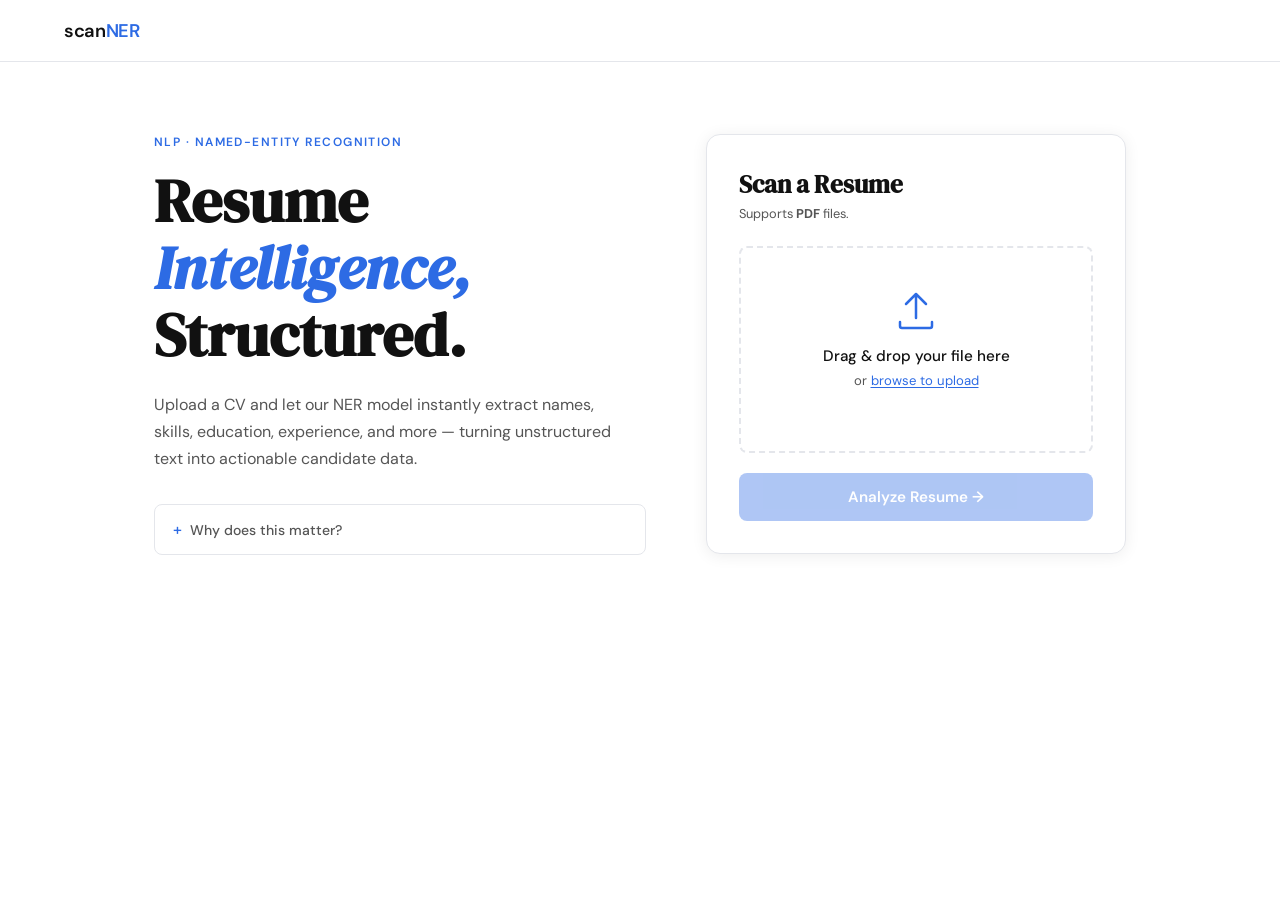
<file: notebooks/Website/FE/index.html>
<!DOCTYPE html>
<html lang="en">
<head>
  <meta charset="UTF-8" />
  <meta name="viewport" content="width=device-width, initial-scale=1.0" />
  <title>scanNER – Resume Intelligence</title>
  <link rel="preconnect" href="https://fonts.googleapis.com" />
  <link href="https://fonts.googleapis.com/css2?family=DM+Serif+Display:ital@0;1&family=DM+Sans:wght@300;400;500;600&display=swap" rel="stylesheet" />
  <link rel="stylesheet" href="style.css" />
</head>
<body>

  <!-- ── NAV ─────────────────────────────────────────── -->
  <nav>
    <span class="logo">scan<em>NER</em></span>
  </nav>

  <!-- ── HERO ─────────────────────────────────────────── -->
  <main class="hero">
    <div class="hero-text">
      <p class="eyebrow">NLP · Named-Entity Recognition</p>
      <h1>Resume<br /><em>Intelligence,</em><br />Structured.</h1>
      <p class="subtitle">
        Upload a CV and let our NER model instantly extract names, skills,
        education, experience, and more — turning unstructured text into
        actionable candidate data.
      </p>

      <!-- problem statement accordion -->
      <details class="problem-block">
        <summary>Why does this matter?</summary>
        <p>
          A single job vacancy can attract <strong>250–750 applicants</strong>, yet manual
          resume screening averages just <strong>7.4 seconds per document</strong> — making
          the process both error-prone and biased. Around <strong>82 % of companies</strong>
          now use AI-based screening tools, and NLP-driven parsing can cut selection
          cost and duration by up to <strong>85 %</strong>. By focusing on skills rather than
          demographics, fair AI screening helps reduce age, gender, and ethnicity bias.
          <em>scanNER</em> investigates statistical, neural, and LLM-based NER models
          to extract key candidate attributes and enhance efficiency and fairness.
        </p>
      </details>
    </div>

    <!-- ── UPLOAD CARD ──────────────────────────────── -->
    <div class="card upload-card">
      <h2>Scan a Resume</h2>
      <p class="card-hint">Supports <strong>PDF</strong> files.</p>

      <label class="drop-zone" id="dropZone">
        <input type="file" id="fileInput" accept=".pdf" hidden />
        <div class="drop-icon">
          <svg viewBox="0 0 48 48" fill="none" xmlns="http://www.w3.org/2000/svg">
            <path d="M24 6v24M14 16l10-10 10 10" stroke="currentColor" stroke-width="2.5" stroke-linecap="round" stroke-linejoin="round"/>
            <path d="M8 34v4a2 2 0 002 2h28a2 2 0 002-2v-4" stroke="currentColor" stroke-width="2.5" stroke-linecap="round"/>
          </svg>
        </div>
        <p class="drop-primary" id="dropLabel">Drag & drop your file here</p>
        <p class="drop-secondary">or <span class="link-text">browse to upload</span></p>
        <p class="file-chosen" id="fileChosen"></p>
      </label>

      <button class="btn-primary" id="analyzeBtn" disabled>Analyze Resume →</button>
    </div>
  </main>

  <!-- ── ERROR POPUP ───────────────────────────────── -->
  <div class="popup-overlay" id="popupOverlay" hidden>
    <div class="popup">
      <span class="popup-icon">⚠</span>
      <h3>Something went wrong</h3>
      <p id="popupMessage">Unknown error.</p>
      <button class="btn-secondary" id="popupClose">Dismiss</button>
    </div>
  </div>

  <!-- ── LOADING OVERLAY ───────────────────────────── -->
  <div class="loading-overlay" id="loadingOverlay" hidden>
    <div class="spinner"></div>
    <p>Scanning resume…</p>
  </div>

  <script src="app.js"></script>
</body>
</html>
</file>
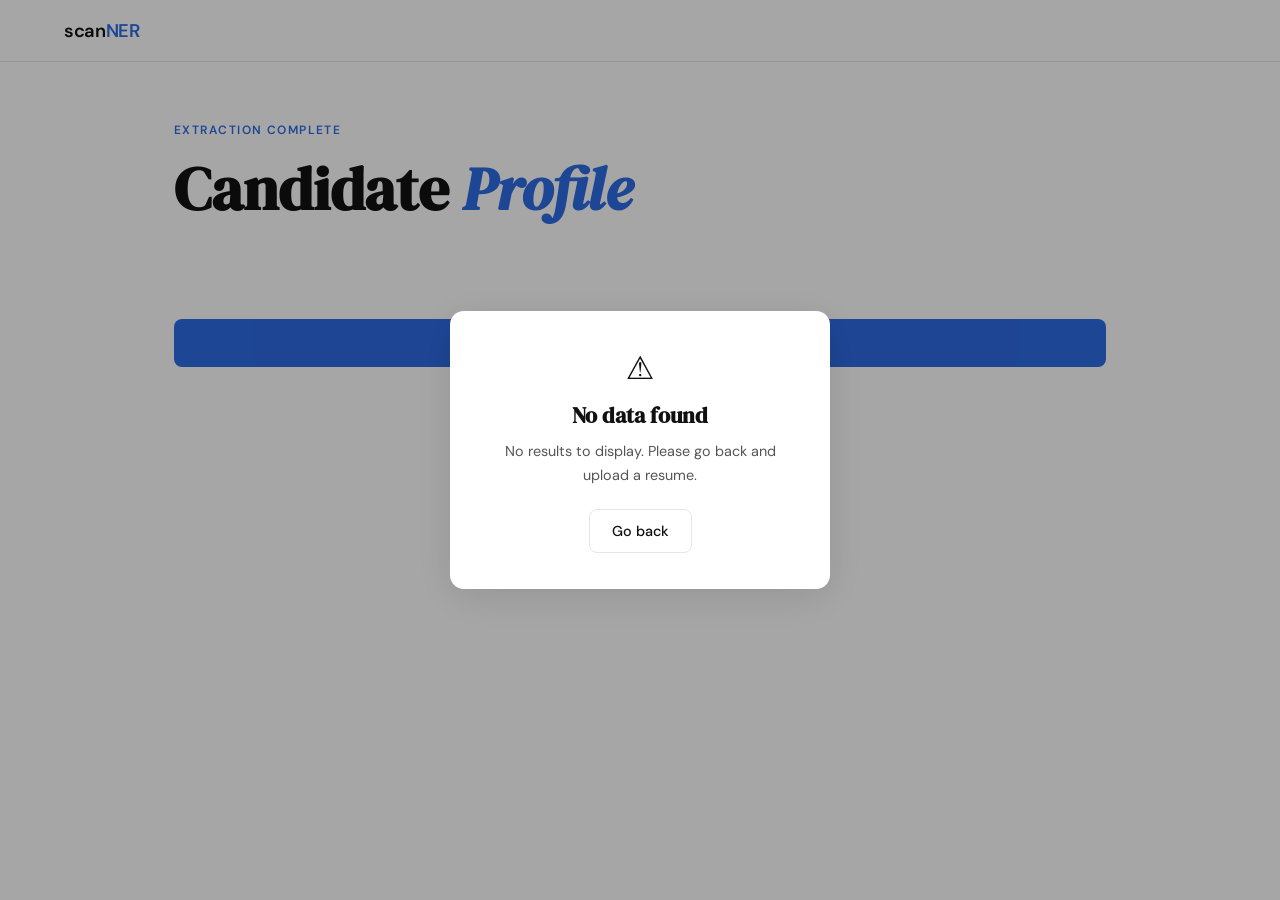
<file: notebooks/Website/FE/results.html>
<!DOCTYPE html>
<html lang="en">
<head>
  <meta charset="UTF-8" />
  <meta name="viewport" content="width=device-width, initial-scale=1.0" />
  <title>scanNER – Results</title>
  <link rel="preconnect" href="https://fonts.googleapis.com" />
  <link href="https://fonts.googleapis.com/css2?family=DM+Serif+Display:ital@0;1&family=DM+Sans:wght@300;400;500;600&display=swap" rel="stylesheet" />
  <link rel="stylesheet" href="style.css" />
</head>
<body>

  <!-- ── NAV ─────────────────────────────────────────── -->
  <nav>
    <span class="logo">scan<em>NER</em></span>
  </nav>

  <!-- ── RESULTS ───────────────────────────────────── -->
  <main class="results-main">
    <div class="results-header">
      <p class="eyebrow">Extraction complete</p>
      <h1>Candidate <em>Profile</em></h1>
      <p class="subtitle" id="filenameLabel"></p>
    </div>

    <div class="results-grid" id="resultsGrid">
      <!-- cards injected by JS -->
    </div>

    <div class="results-actions">
      <!-- <button class="btn-secondary" id="copyBtn">Copy JSON</button> -->
      <a href="index.html" class="btn-primary">Scan another →</a>
    </div>
  </main>

  <!-- ── ERROR POPUP ───────────────────────────────── -->
  <div class="popup-overlay" id="popupOverlay" hidden>
    <div class="popup">
      <span class="popup-icon">⚠</span>
      <h3>No data found</h3>
      <p id="popupMessage">No results to display. Please go back and upload a resume.</p>
      <a href="index.html" class="btn-secondary">Go back</a>
    </div>
  </div>

  <script src="results.js"></script>
</body>
</html>
</file>
<file: notebooks/Website/FE/style.css>
/* ═══════════════════════════════════════════
   scanNER — Design System
   Palette: White · Ink (#111) · Accent (#2D6BE4)
═══════════════════════════════════════════ */

:root {
  --ink:        #111111;
  --ink-soft:   #555555;
  --accent:     #2D6BE4;
  --accent-lt:  #EEF3FD;
  --bg:         #ffffff;
  --surface:    #F7F8FA;
  --border:     #E4E6EB;
  --radius:     14px;
  --radius-sm:  8px;
  --font-serif: 'DM Serif Display', Georgia, serif;
  --font-sans:  'DM Sans', system-ui, sans-serif;
  --shadow:     0 2px 16px rgba(0,0,0,.07);
  --shadow-lg:  0 8px 40px rgba(0,0,0,.11);
}

*, *::before, *::after { box-sizing: border-box; margin: 0; padding: 0; }

html { scroll-behavior: smooth; }

body {
  font-family: var(--font-sans);
  background: var(--bg);
  color: var(--ink);
  min-height: 100vh;
  -webkit-font-smoothing: antialiased;
}

/* ── NAV ──────────────────────────────────────── */
nav {
  position: sticky;
  top: 0;
  z-index: 100;
  display: flex;
  align-items: center;
  justify-content: space-between;
  padding: 0 5vw;
  height: 62px;
  border-bottom: 1px solid var(--border);
  background: rgba(255,255,255,.92);
  backdrop-filter: blur(12px);
}

.logo {
  font-family: var(--font-sans);
  font-weight: 600;
  font-size: 1.15rem;
  letter-spacing: -.02em;
  color: var(--ink);
}
.logo em {
  font-style: normal;
  color: var(--accent);
}

.nav-back {
  font-size: .875rem;
  font-weight: 500;
  color: var(--ink-soft);
  text-decoration: none;
  transition: color .2s;
}
.nav-back:hover { color: var(--accent); }

/* ── HERO LAYOUT ─────────────────────────────── */
.hero {
  display: grid;
  grid-template-columns: 1fr 420px;
  gap: 60px;
  align-items: start;
  max-width: 1100px;
  margin: 0 auto;
  padding: 72px 5vw 100px;
}

@media (max-width: 820px) {
  .hero { grid-template-columns: 1fr; padding: 48px 5vw 72px; }
}

/* ── HERO TEXT ───────────────────────────────── */
.eyebrow {
  font-size: .75rem;
  font-weight: 600;
  letter-spacing: .12em;
  text-transform: uppercase;
  color: var(--accent);
  margin-bottom: 18px;
}

h1 {
  font-family: var(--font-serif);
  font-size: clamp(2.6rem, 5vw, 3.8rem);
  line-height: 1.1;
  color: var(--ink);
  margin-bottom: 22px;
}
h1 em {
  font-style: italic;
  color: var(--accent);
}

.subtitle {
  font-size: 1rem;
  line-height: 1.7;
  color: var(--ink-soft);
  max-width: 480px;
  margin-bottom: 32px;
}

/* ── PROBLEM ACCORDION ───────────────────────── */
.problem-block {
  border: 1px solid var(--border);
  border-radius: var(--radius-sm);
  overflow: hidden;
  max-width: 520px;
}

.problem-block summary {
  list-style: none;
  padding: 14px 18px;
  font-size: .875rem;
  font-weight: 500;
  cursor: pointer;
  color: var(--ink-soft);
  user-select: none;
  display: flex;
  align-items: center;
  gap: 8px;
  transition: background .15s;
}
.problem-block summary:hover { background: var(--surface); }
.problem-block summary::before { content: '+'; color: var(--accent); font-size: 1rem; }
.problem-block[open] summary::before { content: '−'; }

.problem-block p {
  padding: 0 18px 16px;
  font-size: .875rem;
  line-height: 1.75;
  color: var(--ink-soft);
  background: var(--surface);
}

/* ── UPLOAD CARD ─────────────────────────────── */
.card {
  background: var(--bg);
  border: 1px solid var(--border);
  border-radius: var(--radius);
  padding: 32px;
  box-shadow: var(--shadow);
}

.card h2 {
  font-family: var(--font-serif);
  font-size: 1.55rem;
  margin-bottom: 4px;
}

.card-hint {
  font-size: .8rem;
  color: var(--ink-soft);
  margin-bottom: 24px;
}

/* ── DROP ZONE ───────────────────────────────── */
.drop-zone {
  display: flex;
  flex-direction: column;
  align-items: center;
  justify-content: center;
  gap: 6px;
  border: 2px dashed var(--border);
  border-radius: var(--radius-sm);
  padding: 40px 24px;
  cursor: pointer;
  transition: border-color .2s, background .2s;
  text-align: center;
  margin-bottom: 20px;
}
.drop-zone:hover,
.drop-zone.drag-over {
  border-color: var(--accent);
  background: var(--accent-lt);
}
.drop-zone.has-file {
  border-color: var(--accent);
  background: var(--accent-lt);
}

.drop-icon {
  width: 48px;
  height: 48px;
  color: var(--accent);
  margin-bottom: 4px;
}
.drop-icon svg { width: 100%; height: 100%; }

.drop-primary {
  font-size: .95rem;
  font-weight: 500;
  color: var(--ink);
}
.drop-secondary {
  font-size: .82rem;
  color: var(--ink-soft);
}
.link-text {
  color: var(--accent);
  text-decoration: underline;
  text-underline-offset: 2px;
}
.file-chosen {
  font-size: .82rem;
  font-weight: 500;
  color: var(--accent);
  min-height: 1.2em;
}

/* ── BUTTONS ─────────────────────────────────── */
.btn-primary {
  display: inline-block;
  width: 100%;
  padding: 14px 24px;
  background: var(--accent);
  color: #fff;
  border: none;
  border-radius: var(--radius-sm);
  font-family: var(--font-sans);
  font-size: .95rem;
  font-weight: 600;
  cursor: pointer;
  text-align: center;
  text-decoration: none;
  transition: background .2s, transform .1s, opacity .2s;
}
.btn-primary:hover:not(:disabled) { background: #1d5acf; transform: translateY(-1px); }
.btn-primary:disabled { opacity: .38; cursor: not-allowed; }

.btn-secondary {
  display: inline-block;
  padding: 12px 22px;
  background: transparent;
  color: var(--ink);
  border: 1.5px solid var(--border);
  border-radius: var(--radius-sm);
  font-family: var(--font-sans);
  font-size: .9rem;
  font-weight: 500;
  cursor: pointer;
  text-decoration: none;
  transition: border-color .2s, color .2s;
}
.btn-secondary:hover { border-color: var(--accent); color: var(--accent); }

/* ── LOADING OVERLAY ─────────────────────────── */
.loading-overlay {
  position: fixed;
  inset: 0;
  background: rgba(255,255,255,.88);
  backdrop-filter: blur(6px);
  z-index: 200;
  display: flex;
  flex-direction: column;
  align-items: center;
  justify-content: center;
  gap: 18px;
  font-size: .95rem;
  color: var(--ink-soft);
}
.loading-overlay[hidden] { display: none !important; }

.spinner {
  width: 42px;
  height: 42px;
  border: 3px solid var(--border);
  border-top-color: var(--accent);
  border-radius: 50%;
  animation: spin .7s linear infinite;
}
@keyframes spin { to { transform: rotate(360deg); } }

/* ── ERROR POPUP ─────────────────────────────── */
.popup-overlay {
  position: fixed;
  inset: 0;
  background: rgba(0,0,0,.35);
  z-index: 300;
  display: flex;
  align-items: center;
  justify-content: center;
  padding: 20px;
}
.popup-overlay[hidden] { display: none !important; }

.popup {
  background: var(--bg);
  border-radius: var(--radius);
  padding: 36px 32px;
  max-width: 380px;
  width: 100%;
  text-align: center;
  box-shadow: var(--shadow-lg);
  animation: popIn .22s ease;
}
@keyframes popIn {
  from { transform: scale(.92); opacity: 0; }
  to   { transform: scale(1);   opacity: 1; }
}

.popup-icon { font-size: 2rem; display: block; margin-bottom: 12px; }
.popup h3 { font-family: var(--font-serif); font-size: 1.35rem; margin-bottom: 10px; }
.popup p  { font-size: .9rem; color: var(--ink-soft); margin-bottom: 22px; line-height: 1.65; }

/* ── RESULTS PAGE ─────────────────────────────── */
.results-main {
  max-width: 1060px;
  margin: 0 auto;
  padding: 60px 5vw 100px;
}

.results-header {
  margin-bottom: 48px;
}
.results-header .subtitle {
  font-size: .875rem;
  color: var(--ink-soft);
  margin-bottom: 0;
}

.results-grid {
  display: grid;
  grid-template-columns: repeat(auto-fill, minmax(280px, 1fr));
  gap: 20px;
  margin-bottom: 48px;
}

/* ── RESULT CARD ─────────────────────────────── */
.result-card {
  background: var(--surface);
  border: 1px solid var(--border);
  border-radius: var(--radius);
  padding: 22px 22px 20px;
  animation: fadeUp .3s ease both;
}

@keyframes fadeUp {
  from { opacity: 0; transform: translateY(12px); }
  to   { opacity: 1; transform: translateY(0); }
}

.result-card-label {
  font-size: .7rem;
  font-weight: 600;
  letter-spacing: .1em;
  text-transform: uppercase;
  color: var(--accent);
  margin-bottom: 12px;
  display: flex;
  align-items: center;
  gap: 7px;
}
.result-card-label::before {
  content: '';
  display: block;
  width: 6px; height: 6px;
  border-radius: 50%;
  background: var(--accent);
  flex-shrink: 0;
}

.result-items {
  display: flex;
  flex-direction: column;
  gap: 7px;
}

.result-item {
  font-size: .9rem;
  color: var(--ink);
  line-height: 1.5;
}

/* Pill style for list items (skills, languages) */
.result-pills {
  display: flex;
  flex-wrap: wrap;
  gap: 7px;
}
.pill {
  display: inline-block;
  padding: 4px 12px;
  background: var(--accent-lt);
  color: var(--accent);
  border-radius: 999px;
  font-size: .8rem;
  font-weight: 500;
}

.results-actions {
  display: flex;
  gap: 14px;
  align-items: center;
  flex-wrap: wrap;
}
</file>
